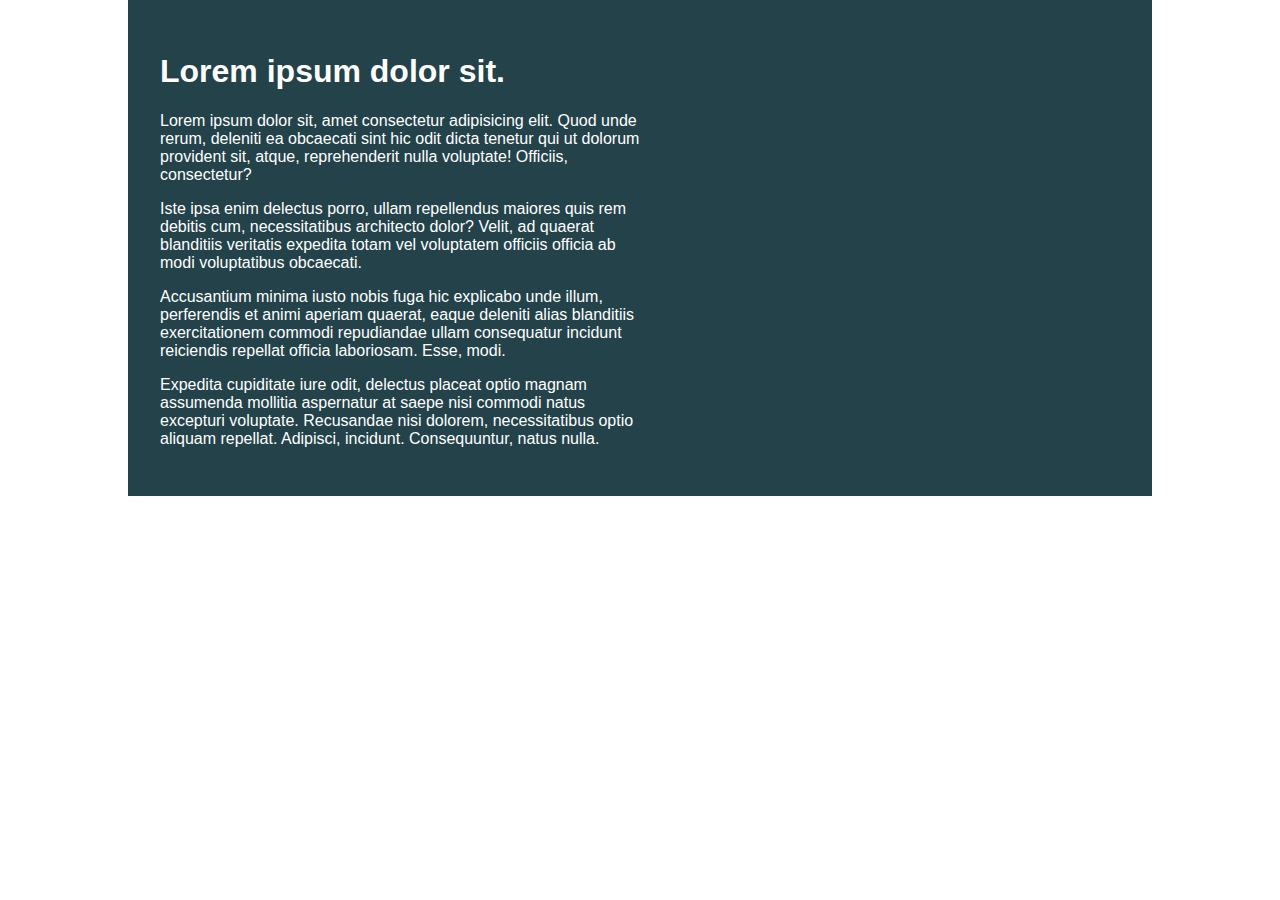
<file: Challenge 1/index.html>
<!DOCTYPE html>
<html lang="en">

<head>
    <meta charset="UTF-8">
    <meta name="viewport" content="width=device-width, initial-scale=1.0">
    <title>Day 01</title>

    <link rel="stylesheet" href="style.css">
</head>

<body>
    <div class="container">
        <div class="intro-content">
            <h1>Lorem ipsum dolor sit.</h1>
            <p>Lorem ipsum dolor sit, amet consectetur adipisicing elit. Quod unde rerum, deleniti ea obcaecati sint hic
                odit dicta tenetur qui ut dolorum provident sit, atque, reprehenderit nulla voluptate! Officiis,
                consectetur?</p>
            <p>Iste ipsa enim delectus porro, ullam repellendus maiores quis rem debitis cum, necessitatibus architecto
                dolor? Velit, ad quaerat blanditiis veritatis expedita totam vel voluptatem officiis officia ab modi
                voluptatibus obcaecati.</p>
            <p>Accusantium minima iusto nobis fuga hic explicabo unde illum, perferendis et animi aperiam quaerat, eaque
                deleniti alias blanditiis exercitationem commodi repudiandae ullam consequatur incidunt reiciendis
                repellat officia laboriosam. Esse, modi.</p>
            <p>Expedita cupiditate iure odit, delectus placeat optio magnam assumenda mollitia aspernatur at saepe nisi
                commodi natus excepturi voluptate. Recusandae nisi dolorem, necessitatibus optio aliquam repellat.
                Adipisci, incidunt. Consequuntur, natus nulla.</p>
        </div>
    </div>
</body>

</html>
</file>
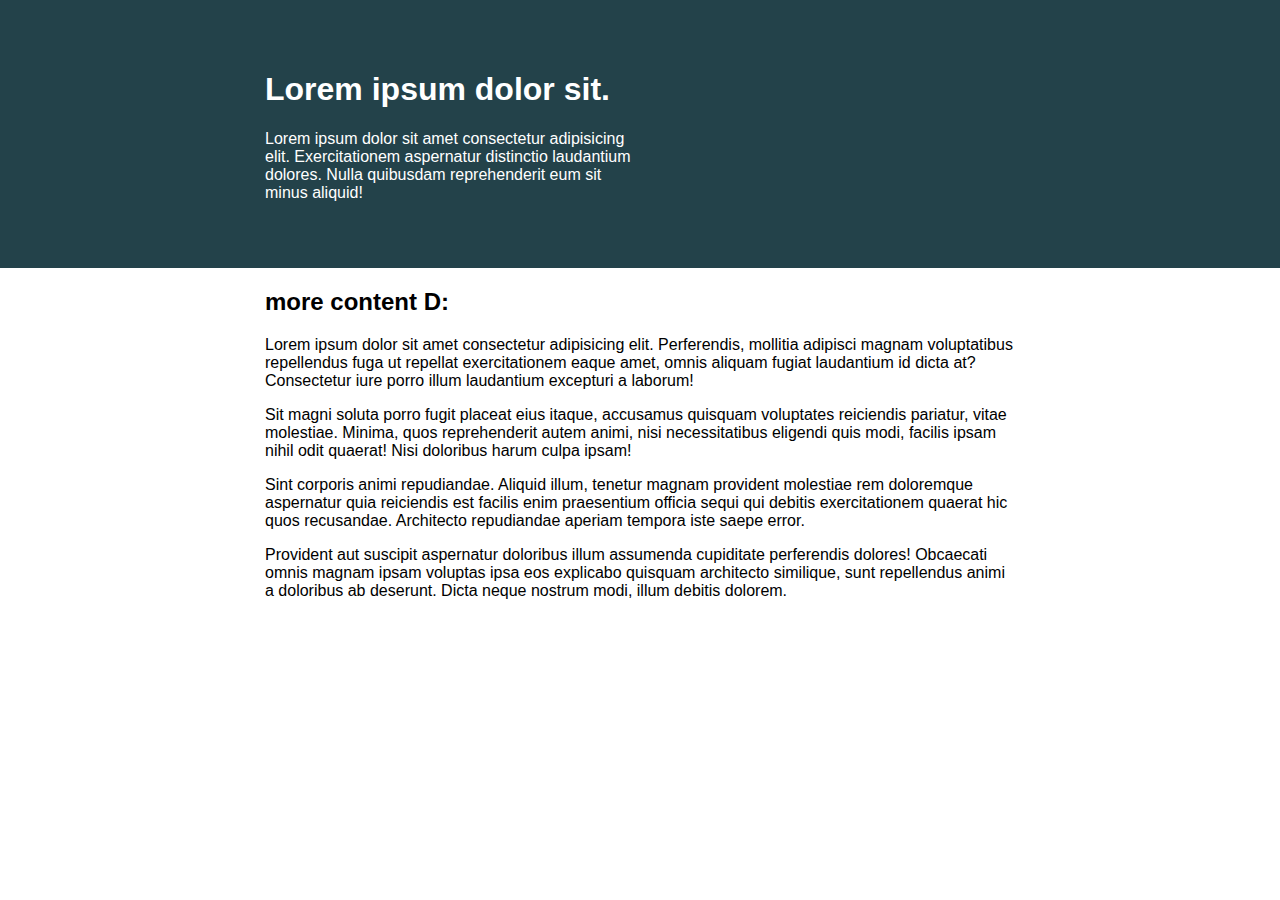
<file: Challenge 2/index.html>
<!DOCTYPE html>
<html lang="en">
<head> 
    <meta charset="UTF-8">
    <meta name="viewport" content="width=device-width, initial-scale=1.0">
    <title>Day 01</title>
 
    <link rel="stylesheet" href="style.css">
</head>
<body>

    <div class="intro">
        <div class="container">
            <div class="intro-content">
                <h1>Lorem ipsum dolor sit.</h1>
                <p>Lorem ipsum dolor sit amet consectetur adipisicing elit. Exercitationem aspernatur distinctio laudantium dolores. Nulla quibusdam reprehenderit eum sit minus aliquid!</p>
            </div>
        </div>
    </div>

    <div class="container">
        <h2>more content D:</h2>
        <p>Lorem ipsum dolor sit amet consectetur adipisicing elit. Perferendis, mollitia adipisci magnam voluptatibus repellendus fuga ut repellat exercitationem eaque amet, omnis aliquam fugiat laudantium id dicta at? Consectetur iure porro illum laudantium excepturi a laborum!</p>
        <p>Sit magni soluta porro fugit placeat eius itaque, accusamus quisquam voluptates reiciendis pariatur, vitae molestiae. Minima, quos reprehenderit autem animi, nisi necessitatibus eligendi quis modi, facilis ipsam nihil odit quaerat! Nisi doloribus harum culpa ipsam!</p>
        <p>Sint corporis animi repudiandae. Aliquid illum, tenetur magnam provident molestiae rem doloremque aspernatur quia reiciendis est facilis enim praesentium officia sequi qui debitis exercitationem quaerat hic quos recusandae. Architecto repudiandae aperiam tempora iste saepe error.</p>
        <p>Provident aut suscipit aspernatur doloribus illum assumenda cupiditate perferendis dolores! Obcaecati omnis magnam ipsam voluptas ipsa eos explicabo quisquam architecto similique, sunt repellendus animi a doloribus ab deserunt. Dicta neque nostrum modi, illum debitis dolorem.</p>
    </div>

</body>
</html>
</file>
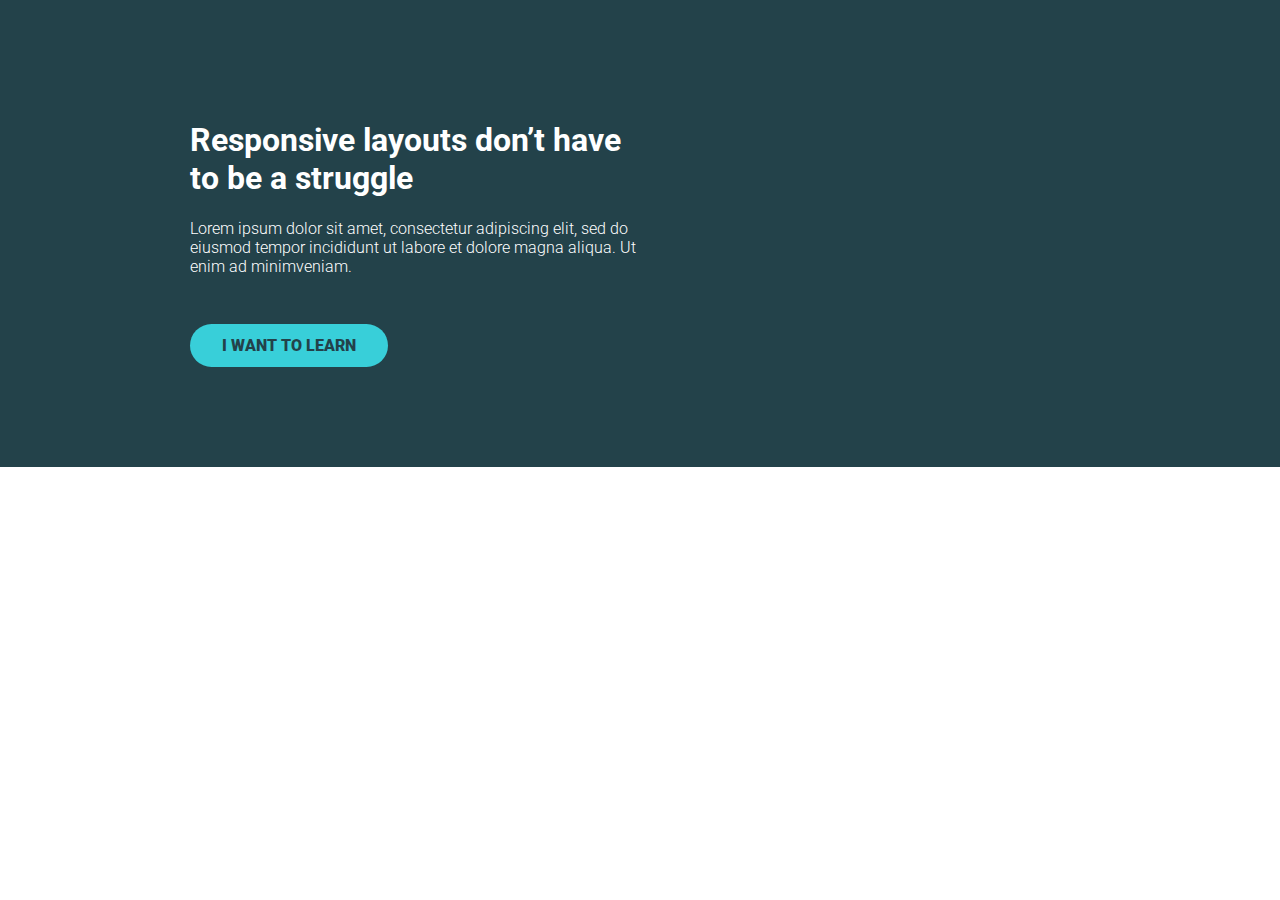
<file: Challenge 3/index.html>
<!DOCTYPE html>
<html>
    <head>
        <meta name="viewport" content="width=device-width, initial-scale=1">
        <link rel="stylesheet" href="style.css">
        <link rel="preconnect" href="https://fonts.googleapis.com">
        <link rel="preconnect" href="https://fonts.gstatic.com" crossorigin>
        <link href="https://fonts.googleapis.com/css2?family=Roboto:wght@300;400;500&display=swap" rel="stylesheet">
    </head>
    <body>
        <main>
            <section>
                <div class="wrapper">
                    <h1 class="title">Responsive layouts don’t have to be a struggle</h1>
                    <p class="desc">Lorem ipsum dolor sit amet, consectetur adipiscing elit, sed do eiusmod tempor incididunt ut labore et dolore magna aliqua. Ut enim ad minimveniam.</p>
                    <a href="#">I want to learn</a>
                </div>
            </section>
        </main>
    </body>
</html>
</file>
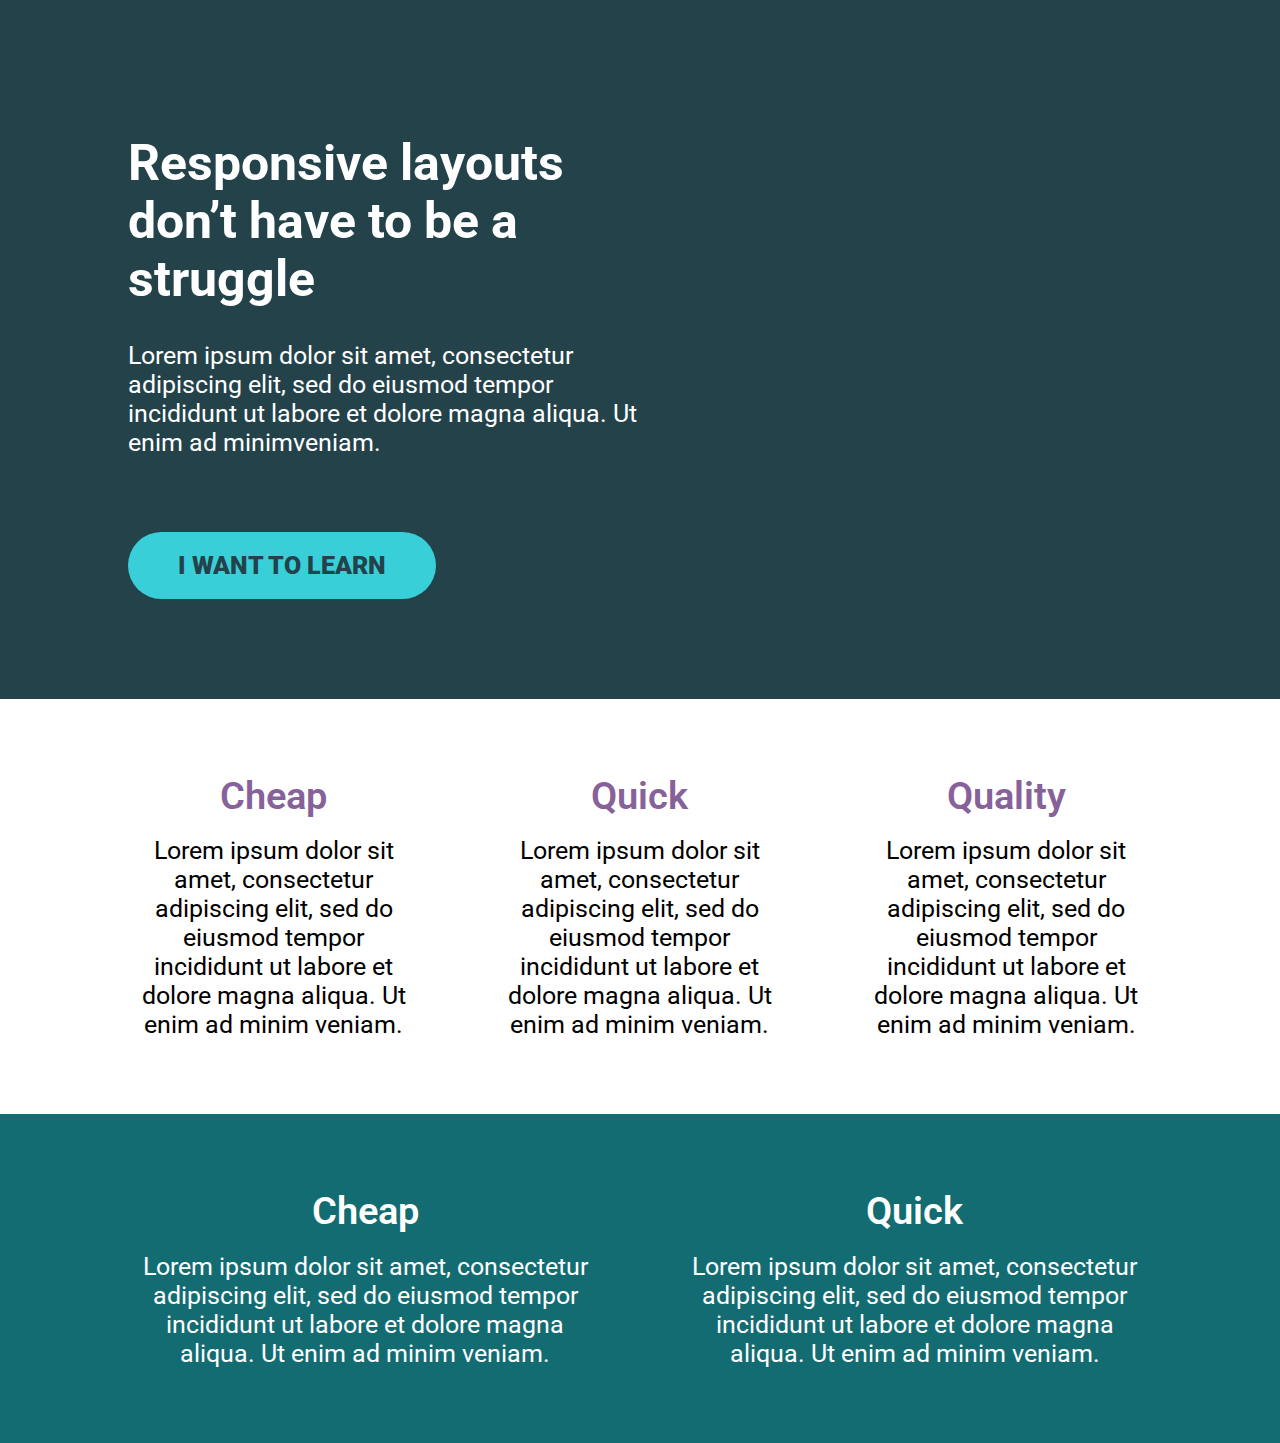
<file: Flexbox 1/index.html>
<!DOCTYPE html>
<html>
    <head>
        <meta name="viewport" content="width=device-width, initial-scale=1">
        <link rel="stylesheet" href="style.css">
        <link rel="preconnect" href="https://fonts.googleapis.com">
        <link rel="preconnect" href="https://fonts.gstatic.com" crossorigin>
        <link href="https://fonts.googleapis.com/css2?family=Roboto:wght@300;400;500&display=swap" rel="stylesheet">
    </head>
    <body>
        <main>
            <section class="sec-header">
                <div class="container">
                    <div class="content--wrapper">
                        <h1 class="sec-header--title">Responsive layouts don’t have to be a struggle</h1>
                        <p class="sec-header--desc">Lorem ipsum dolor sit amet, consectetur adipiscing elit, sed do eiusmod tempor incididunt ut labore et dolore magna aliqua. Ut enim ad minimveniam.</p>
                        <a href="#">I want to learn</a>
                    </div>
                </div>
            </section>
            <section class="sec-one spacing flex-container container">
                <div class="item">
                    <div class="item--title">Cheap</div>
                    <div class="item--content">Lorem ipsum dolor sit amet, consectetur
                        adipiscing elit, sed do eiusmod tempor
                        incididunt ut labore et dolore magna
                        aliqua. Ut enim ad minim veniam.</div>
                </div>
                <div class="item">
                    <div class="item--title">Quick</div>
                    <div class="item--content">Lorem ipsum dolor sit amet, consectetur
                        adipiscing elit, sed do eiusmod tempor
                        incididunt ut labore et dolore magna
                        aliqua. Ut enim ad minim veniam.</div>
                </div>
                <div class="item">
                    <div class="item--title">Quality</div>
                    <div class="item--content">Lorem ipsum dolor sit amet, consectetur
                        adipiscing elit, sed do eiusmod tempor
                        incididunt ut labore et dolore magna
                        aliqua. Ut enim ad minim veniam.</div>
                </div>
            </section>
            <section class="sec-two">
                <div class="spacing container flex-container">
                    <div class="item">
                        <div class="item--title">Cheap</div>
                        <div class="item--content">Lorem ipsum dolor sit amet, consectetur adipiscing elit, sed
                            do eiusmod tempor incididunt ut labore et dolore magna
                            aliqua. Ut enim ad minim veniam.</div>
                    </div>
                    <div class="item">
                        <div class="item--title">Quick</div>
                        <div class="item--content">Lorem ipsum dolor sit amet, consectetur adipiscing elit, sed
                            do eiusmod tempor incididunt ut labore et dolore magna
                            aliqua. Ut enim ad minim veniam.</div>
                    </div>
                </div>
            </section>
        </main>
    </body>
</html>
</file>
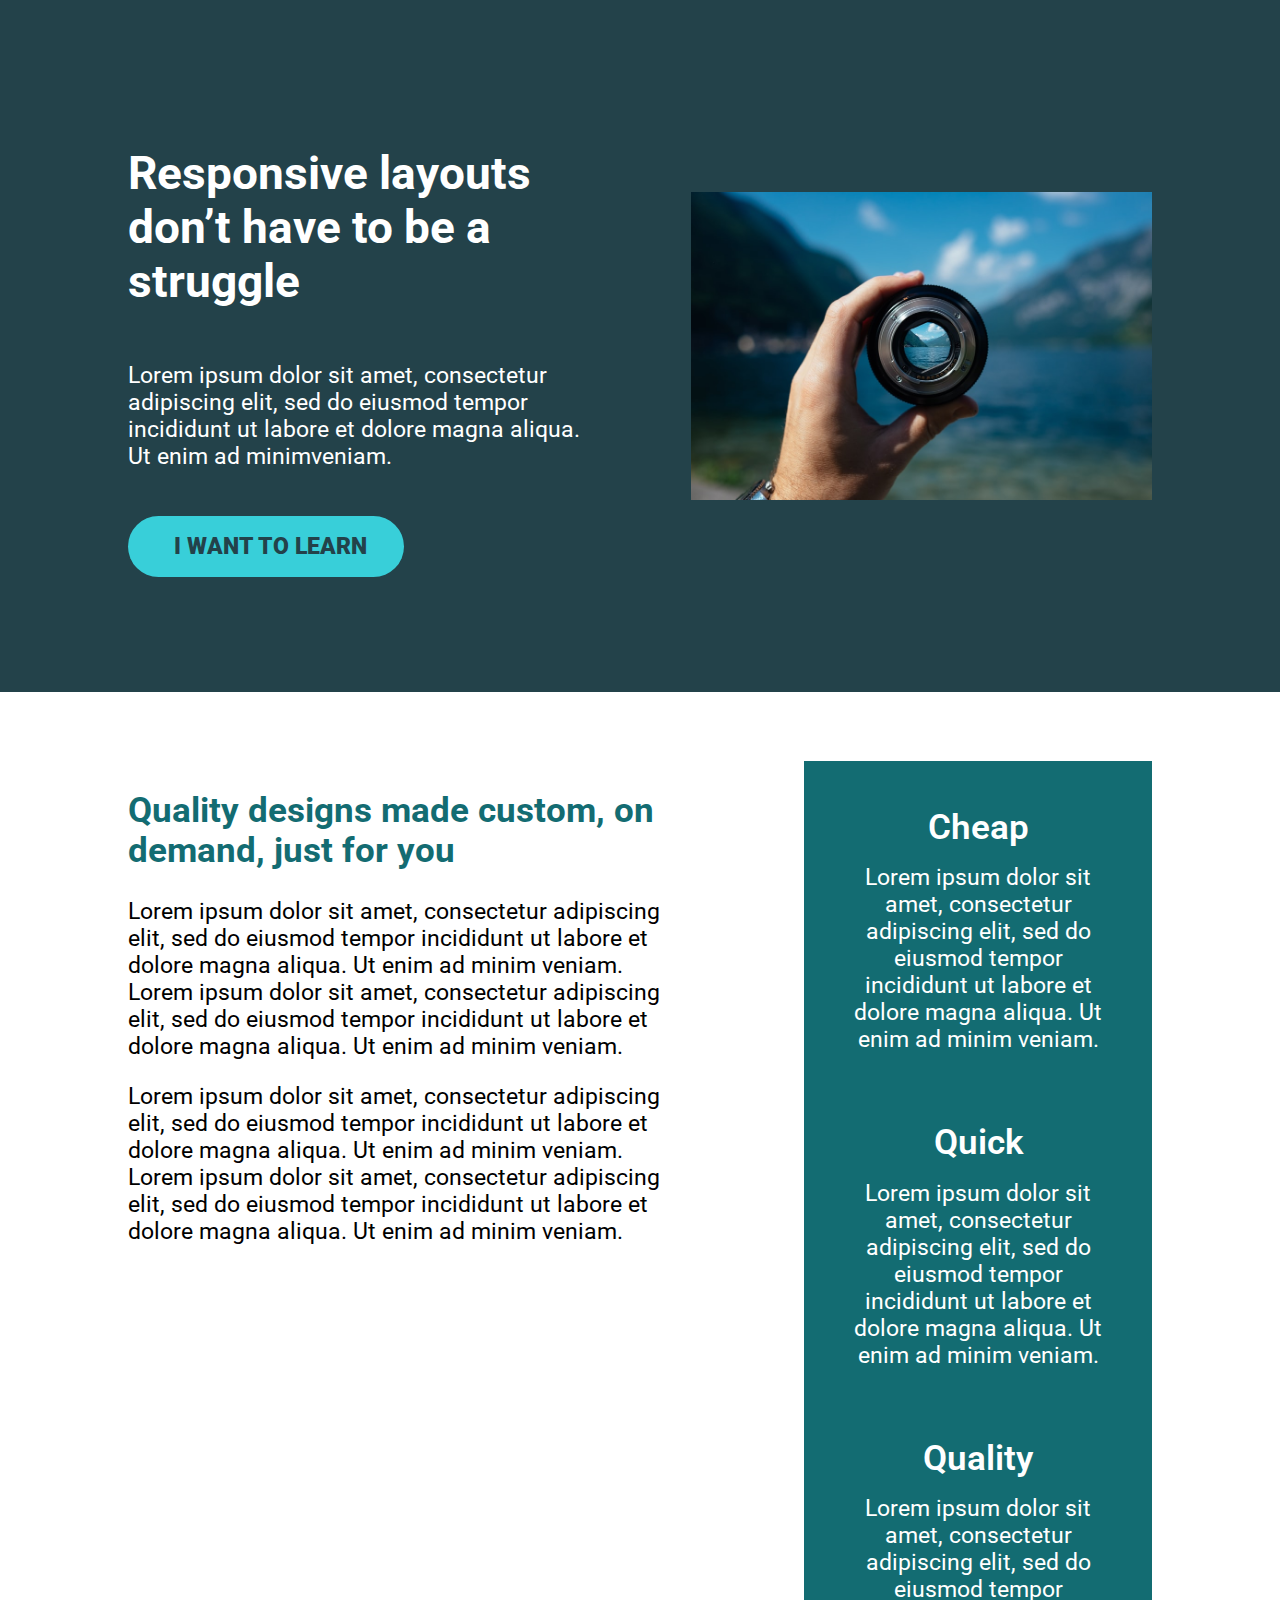
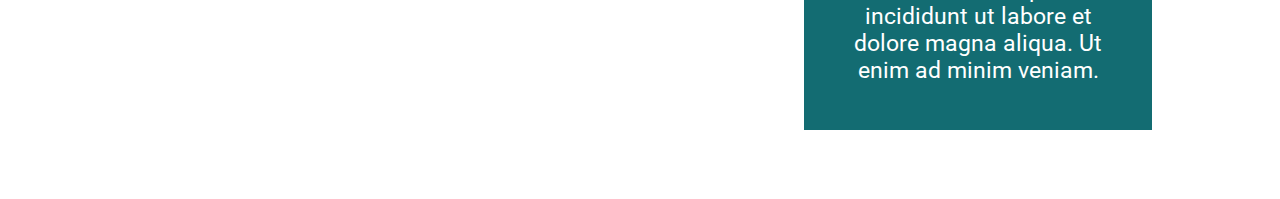
<file: Flexbox 2/index.html>
<!DOCTYPE html>
<html>
    <head>
        <meta name="viewport" content="width=device-width, initial-scale=1">
        <link rel="stylesheet" href="style.css">
        <link rel="preconnect" href="https://fonts.googleapis.com">
        <link rel="preconnect" href="https://fonts.gstatic.com" crossorigin>
        <link href="https://fonts.googleapis.com/css2?family=Roboto:wght@300;400;500&display=swap" rel="stylesheet">
    </head>
    <body>
        <main>
            <div class="content">
                <section class="sec-header">
                    <div class="container flex-container flex-spacing">
                        <div class="sec-header--content flex-container flex-spacing flex-direction-column">
                            <h1 class="sec-header--title">Responsive layouts don’t have to be a struggle</h1>
                            <p class="sec-header--desc">Lorem ipsum dolor sit amet, consectetur adipiscing elit, sed do eiusmod tempor incididunt ut labore et dolore magna aliqua. Ut enim ad minimveniam.</p>
                            <a href="#">I want to learn</a>
                        </div>
                        <div class="sec-header--img flex-container">
                            <img src="img.jpg" alt="header image">
                        </div>
                    </div>
                </section>
            </div>
            <div class="content container flex-container flex-spacing">
                <section class="sec-one">
                    <h2>Quality designs made custom, on demand, 
                        just for you</h2>
                    <p>Lorem ipsum dolor sit amet, consectetur adipiscing elit, sed do eiusmod 
                        tempor incididunt ut labore et dolore magna aliqua. Ut enim ad minim 
                        veniam. Lorem ipsum dolor sit amet, consectetur adipiscing elit, sed do 
                        eiusmod tempor incididunt ut labore et dolore magna aliqua. Ut enim ad 
                        minim veniam.</p>
                    <p>Lorem ipsum dolor sit amet, consectetur adipiscing elit, sed do eiusmod 
                        tempor incididunt ut labore et dolore magna aliqua. Ut enim ad minim 
                        veniam. Lorem ipsum dolor sit amet, consectetur adipiscing elit, sed do 
                        eiusmod tempor incididunt ut labore et dolore magna aliqua. Ut enim ad 
                        minim veniam.</p>
                </section>
                <section class="sec-two flex-container flex-direction-column spacing">
                    <div class="sec-two--item">
                        <div class="item--title">Cheap</div>
                        <div class="item--content">Lorem ipsum dolor sit amet, consectetur adipiscing elit, sed
                            do eiusmod tempor incididunt ut labore et dolore magna
                            aliqua. Ut enim ad minim veniam.</div>
                    </div>
                    <div class="sec-two--item">
                        <div class="item--title">Quick</div>
                        <div class="item--content">Lorem ipsum dolor sit amet, consectetur adipiscing elit, sed
                            do eiusmod tempor incididunt ut labore et dolore magna
                            aliqua. Ut enim ad minim veniam.</div>
                    </div>
                    <div class="sec-two--item">
                        <div class="item--title">Quality</div>
                        <div class="item--content">Lorem ipsum dolor sit amet, consectetur adipiscing elit, sed
                            do eiusmod tempor incididunt ut labore et dolore magna
                            aliqua. Ut enim ad minim veniam.</div>
                    </div>
                </section>
            </div>
        </main>
    </body>
</html>
</file>
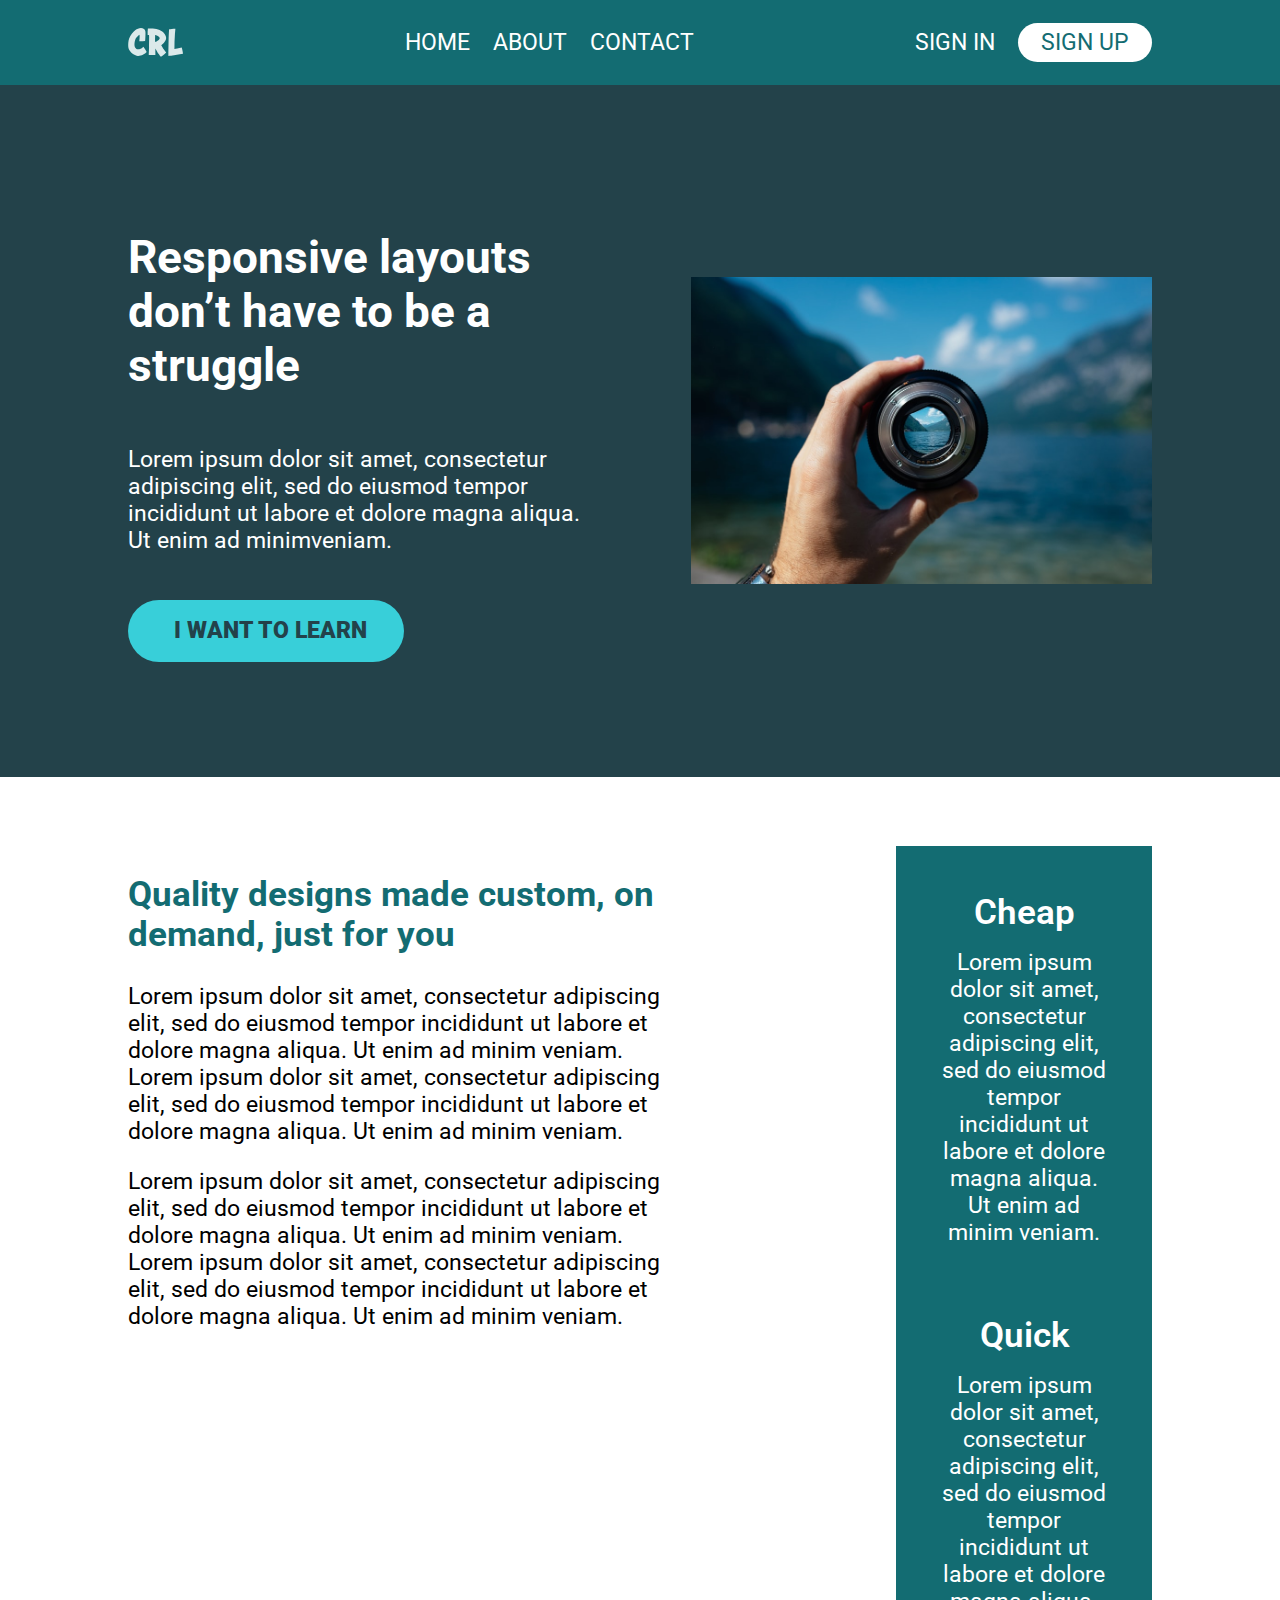
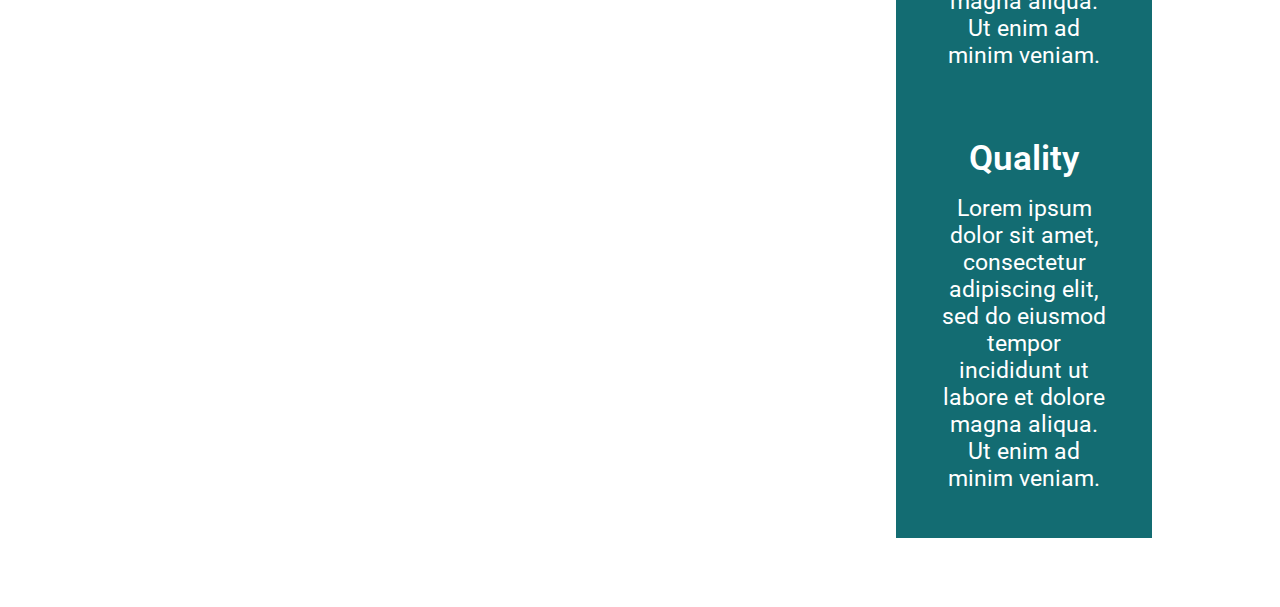
<file: Flexbox 3/index.html>
<!DOCTYPE html>
<html>
    <head>
        <meta name="viewport" content="width=device-width, initial-scale=1">
        <link rel="stylesheet" href="style.css">
        <link rel="preconnect" href="https://fonts.googleapis.com">
        <link rel="preconnect" href="https://fonts.gstatic.com" crossorigin>
        <link href="https://fonts.googleapis.com/css2?family=Roboto:wght@300;400;500&display=swap" rel="stylesheet">
        <script src="main.js"></script>
    </head>
    <body>
        <header>
            <div class="header__container container flex-container">
                <button class="hamburger-menu">
                    <img src="hamburger-menu.png" alt="menu">
                </button>
                <a href="#" class="logo">
                    <img src="logo.svg" alt="logo">
                </a>
                <nav class="main-nav flex-container">
                    <ul class="nav__list nav__list--primary flex-container">
                        <li class="nav__item"><a href="#" class="nav__link">Home</a></li>
                        <li class="nav__item"><a href="#" class="nav__link">About</a></li>
                        <li class="nav__item"><a href="#" class="nav__link">Contact</a></li>
                    </ul>
                    <ul class="nav__list nav__list--secondary flex-container">
                        <li class="nav__item"><a href="#" class="nav__link">Sign In</a></li>
                        <li class="nav__item"><a href="#" class="nav__link nav__link--button">Sign Up</a></li>
                    </ul>
                </nav>
            </div>
        </header>
        <main>
            <div class="content">
                <section class="sec-header">
                    <div class="container flex-container flex-spacing">
                        <div class="sec-header--content flex-container flex-spacing flex-direction-column">
                            <h1 class="sec-header--title">Responsive layouts don’t have to be a struggle</h1>
                            <p class="sec-header--desc">Lorem ipsum dolor sit amet, consectetur adipiscing elit, sed do eiusmod tempor incididunt ut labore et dolore magna aliqua. Ut enim ad minimveniam.</p>
                            <a href="#">I want to learn</a>
                        </div>
                        <div class="sec-header--img flex-container">
                            <img src="img.jpg" alt="header image">
                        </div>
                    </div>
                </section>
            </div>
            <div class="text-content content container flex-container flex-spacing">
                <section class="sec-one">
                    <h2>Quality designs made custom, on demand, 
                        just for you</h2>
                    <p>Lorem ipsum dolor sit amet, consectetur adipiscing elit, sed do eiusmod 
                        tempor incididunt ut labore et dolore magna aliqua. Ut enim ad minim 
                        veniam. Lorem ipsum dolor sit amet, consectetur adipiscing elit, sed do 
                        eiusmod tempor incididunt ut labore et dolore magna aliqua. Ut enim ad 
                        minim veniam.</p>
                    <p>Lorem ipsum dolor sit amet, consectetur adipiscing elit, sed do eiusmod 
                        tempor incididunt ut labore et dolore magna aliqua. Ut enim ad minim 
                        veniam. Lorem ipsum dolor sit amet, consectetur adipiscing elit, sed do 
                        eiusmod tempor incididunt ut labore et dolore magna aliqua. Ut enim ad 
                        minim veniam.</p>
                </section>
                <section class="sec-two flex-container flex-direction-column spacing">
                    <div class="sec-two--item">
                        <div class="item--title">Cheap</div>
                        <div class="item--content">Lorem ipsum dolor sit amet, consectetur adipiscing elit, sed
                            do eiusmod tempor incididunt ut labore et dolore magna
                            aliqua. Ut enim ad minim veniam.</div>
                    </div>
                    <div class="sec-two--item">
                        <div class="item--title">Quick</div>
                        <div class="item--content">Lorem ipsum dolor sit amet, consectetur adipiscing elit, sed
                            do eiusmod tempor incididunt ut labore et dolore magna
                            aliqua. Ut enim ad minim veniam.</div>
                    </div>
                    <div class="sec-two--item">
                        <div class="item--title">Quality</div>
                        <div class="item--content">Lorem ipsum dolor sit amet, consectetur adipiscing elit, sed
                            do eiusmod tempor incididunt ut labore et dolore magna
                            aliqua. Ut enim ad minim veniam.</div>
                    </div>
                </section>
            </div>
        </main>
    </body>
</html>
</file>
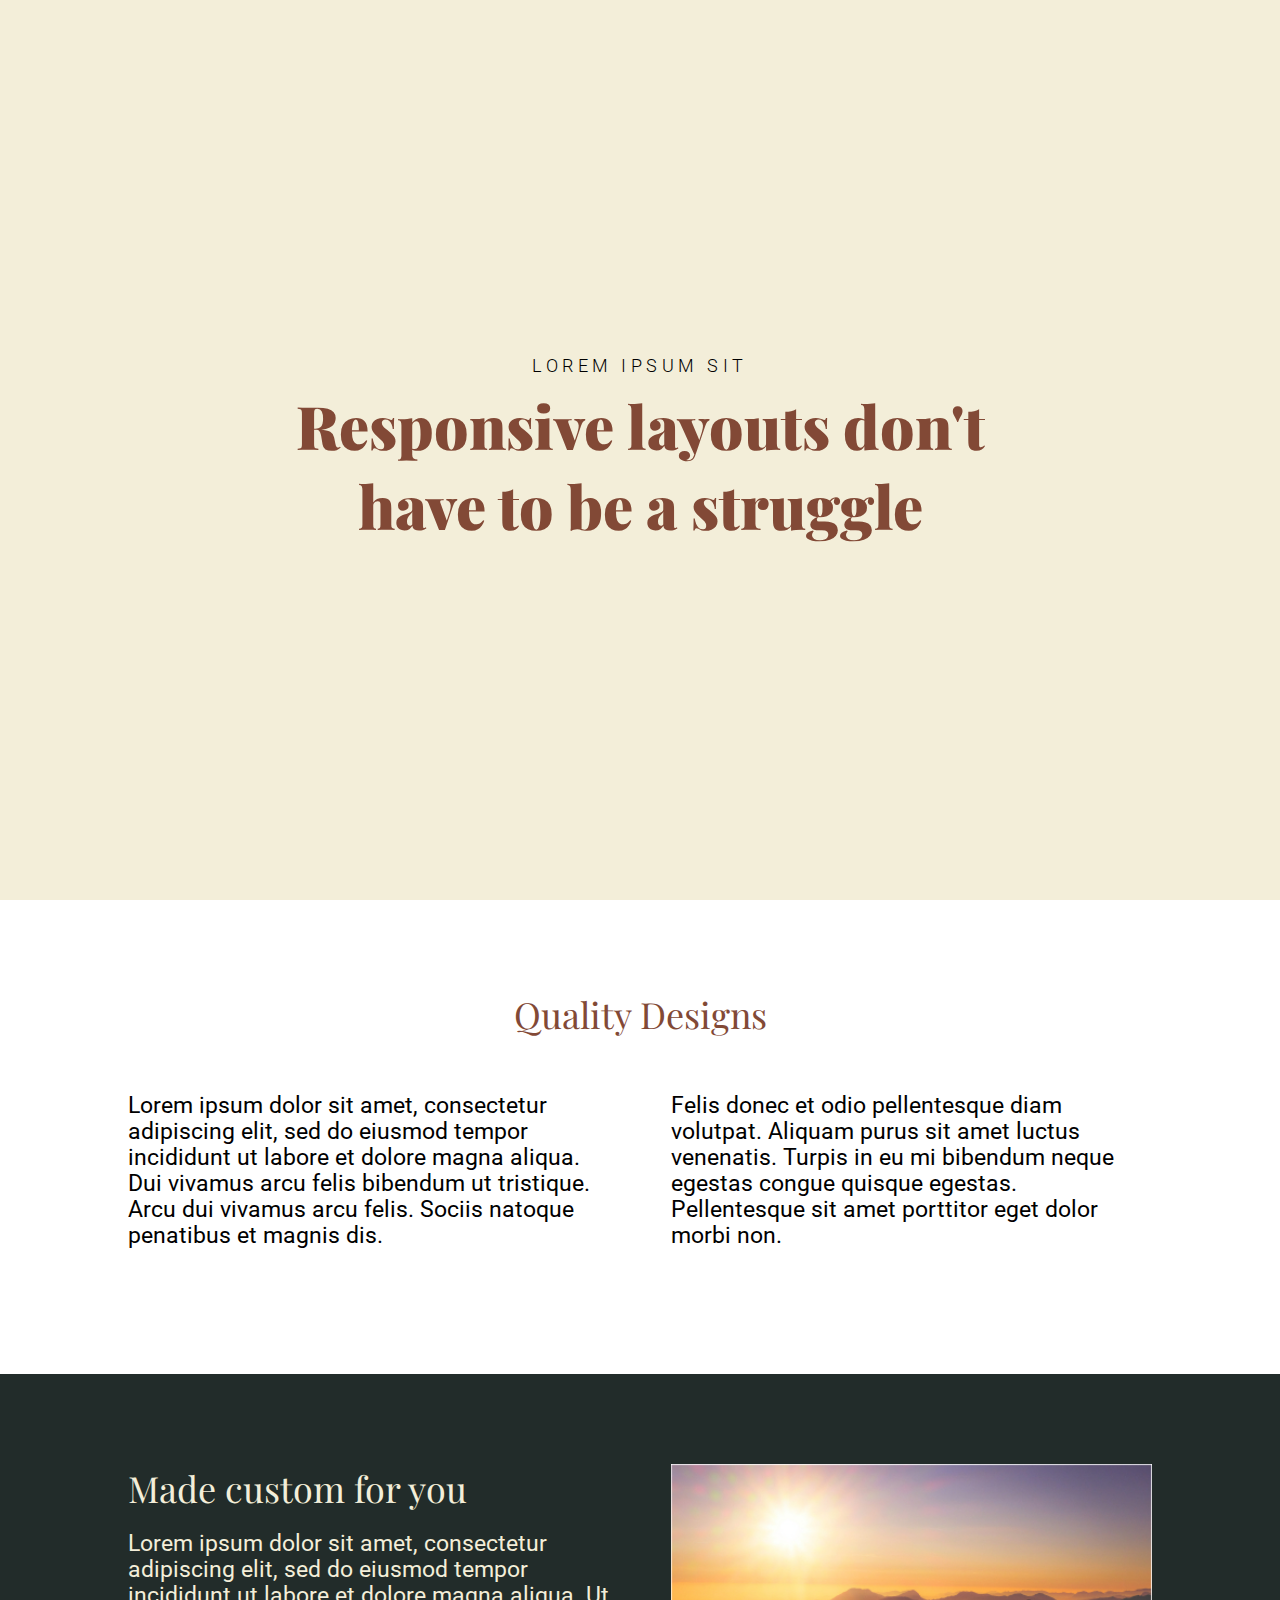
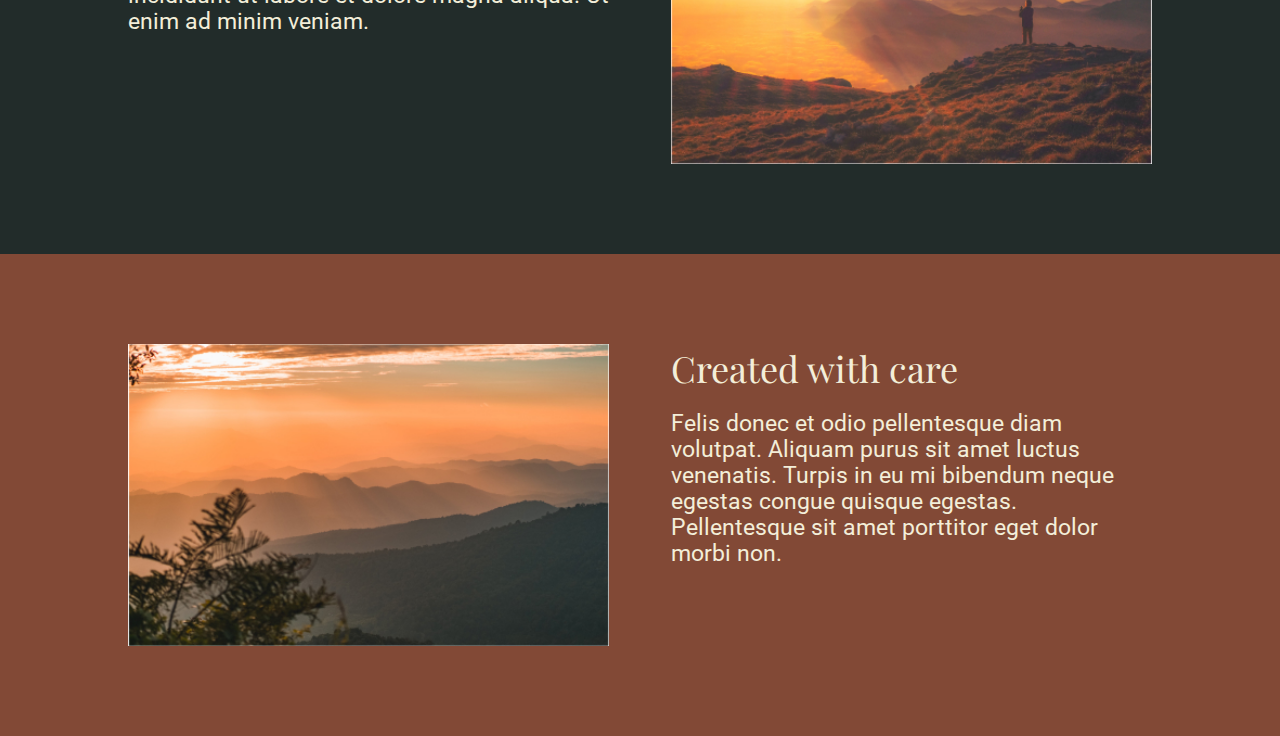
<file: Flexbox 4/index.html>
<!DOCTYPE html>
<html>
    <head>
        <meta name="viewport" content="width=device-width, initial-scale=1">
        <link rel="stylesheet" href="style.css">
        <link rel="preconnect" href="https://fonts.googleapis.com">
        <link rel="preconnect" href="https://fonts.gstatic.com" crossorigin>
        <link href="https://fonts.googleapis.com/css2?family=Playfair+Display:wght@900&family=Roboto:wght@300;400&display=swap" rel="stylesheet">       
    </head>
    <body>
        <header class="hero flex">
            <div class="hero__container flex container">
                <span class="hero__subtitle">Lorem ipsum sit</span>
                <span class="hero__title">Responsive layouts don't have to be a struggle</span>
            </div>
        </header>
        <section class="sec1 container flex">
            <span class="sec__header">Quality Designs</span>
            <div class="space flex">
                <span class="sec__side">Lorem ipsum dolor sit amet, consectetur adipiscing elit, 
                    sed do eiusmod tempor incididunt ut labore et dolore 
                    magna aliqua. Dui vivamus arcu felis bibendum ut 
                    tristique. Arcu dui vivamus arcu felis. Sociis natoque 
                    penatibus et magnis dis. </span>
                <span class="sec__side">Felis donec et odio pellentesque diam volutpat. Aliquam 
                    purus sit amet luctus venenatis. Turpis in eu mi 
                    bibendum neque egestas congue quisque egestas. 
                    Pellentesque sit amet porttitor eget dolor morbi non.</span>
            </div>
        </section>
        <section class="sec2 flex">
            <div class="space flex container">
                <div class="sec__side">
                    <span class="sec__header">Made custom for you</span>
                    <span class="sec__col">Lorem ipsum dolor sit amet, consectetur adipiscing elit, 
                        sed do eiusmod tempor incididunt ut labore et dolore 
                        magna aliqua. Ut enim ad minim veniam.</span>
                </div>
                <div class="sec__side">
                    <img src="image-01.jpg" alt="an image">
                </div>
            </div>
        </section>
        <section class="sec3 flex">
            <div class="space flex container">
                <div class="sec__side">
                    <img src="image-02.jpg" alt="an image">
                </div>
                <div class="sec__side">
                    <span class="sec__header">Created with care</span>
                    <span>Felis donec et odio pellentesque diam volutpat. Aliquam 
                        purus sit amet luctus venenatis. Turpis in eu mi 
                        bibendum neque egestas congue quisque egestas. 
                        Pellentesque sit amet porttitor eget dolor morbi non.</span>
                </div>
            </div>
        </section>
    </body>
</html>
</file>
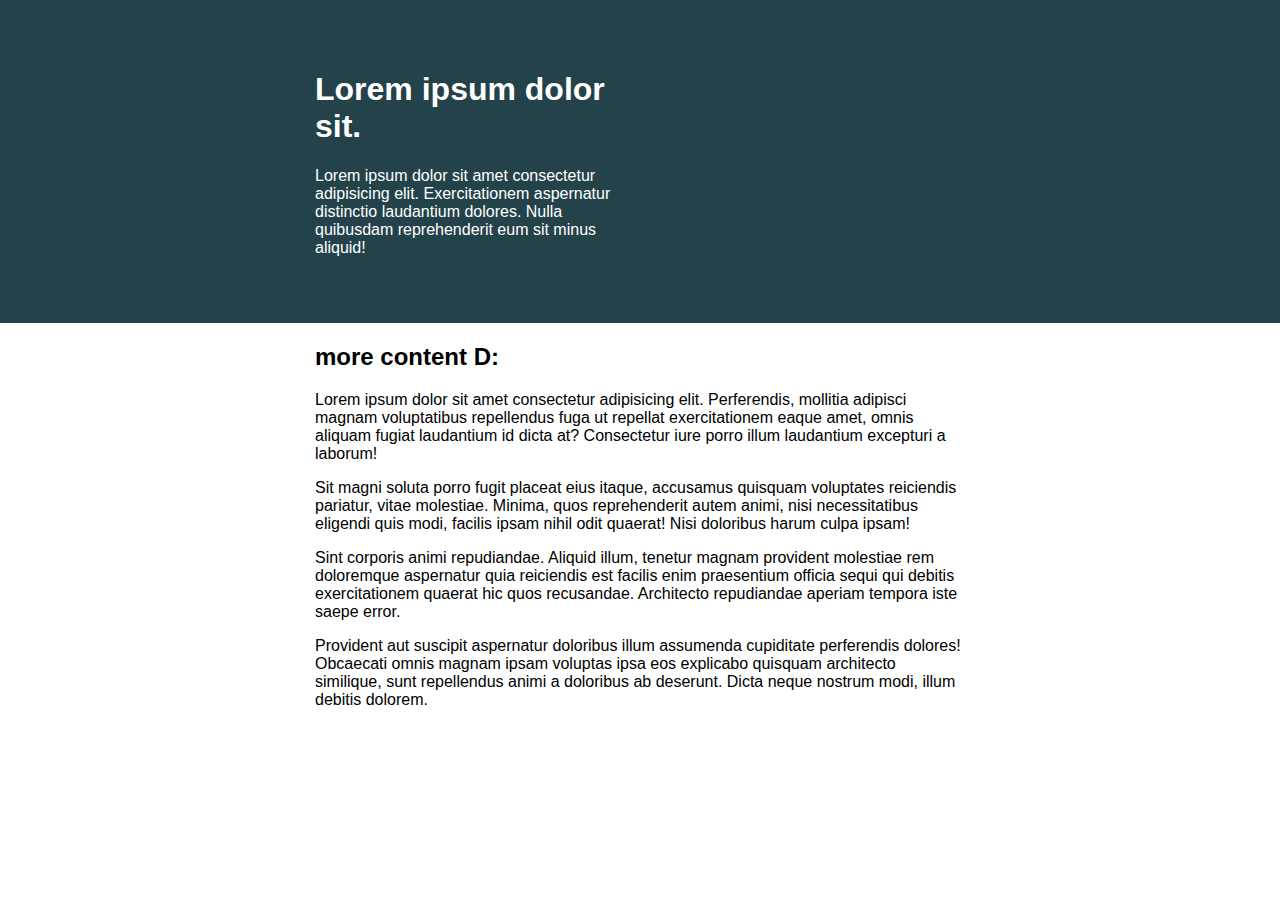
<file: Challenge 2/mine/index.html>
<!DOCTYPE html>
<html lang="en">
<head> 
    <meta charset="UTF-8">
    <meta name="viewport" content="width=device-width, initial-scale=1.0">
    <title>Day 01</title>
 
    <link rel="stylesheet" href="style.css">
</head>
<body>

    <div class="container-0">
        <div class="container">
            <div class="intro-content">
                <h1>Lorem ipsum dolor sit.</h1>
                <p>Lorem ipsum dolor sit amet consectetur adipisicing elit. Exercitationem aspernatur distinctio laudantium dolores. Nulla quibusdam reprehenderit eum sit minus aliquid!</p>
            </div>
        </div>
    </div>

    <div class="container-2">
        <h2>more content D:</h2>
        <p>Lorem ipsum dolor sit amet consectetur adipisicing elit. Perferendis, mollitia adipisci magnam voluptatibus repellendus fuga ut repellat exercitationem eaque amet, omnis aliquam fugiat laudantium id dicta at? Consectetur iure porro illum laudantium excepturi a laborum!</p>
        <p>Sit magni soluta porro fugit placeat eius itaque, accusamus quisquam voluptates reiciendis pariatur, vitae molestiae. Minima, quos reprehenderit autem animi, nisi necessitatibus eligendi quis modi, facilis ipsam nihil odit quaerat! Nisi doloribus harum culpa ipsam!</p>
        <p>Sint corporis animi repudiandae. Aliquid illum, tenetur magnam provident molestiae rem doloremque aspernatur quia reiciendis est facilis enim praesentium officia sequi qui debitis exercitationem quaerat hic quos recusandae. Architecto repudiandae aperiam tempora iste saepe error.</p>
        <p>Provident aut suscipit aspernatur doloribus illum assumenda cupiditate perferendis dolores! Obcaecati omnis magnam ipsam voluptas ipsa eos explicabo quisquam architecto similique, sunt repellendus animi a doloribus ab deserunt. Dicta neque nostrum modi, illum debitis dolorem.</p>
    </div>

</body>
</html>
</file>
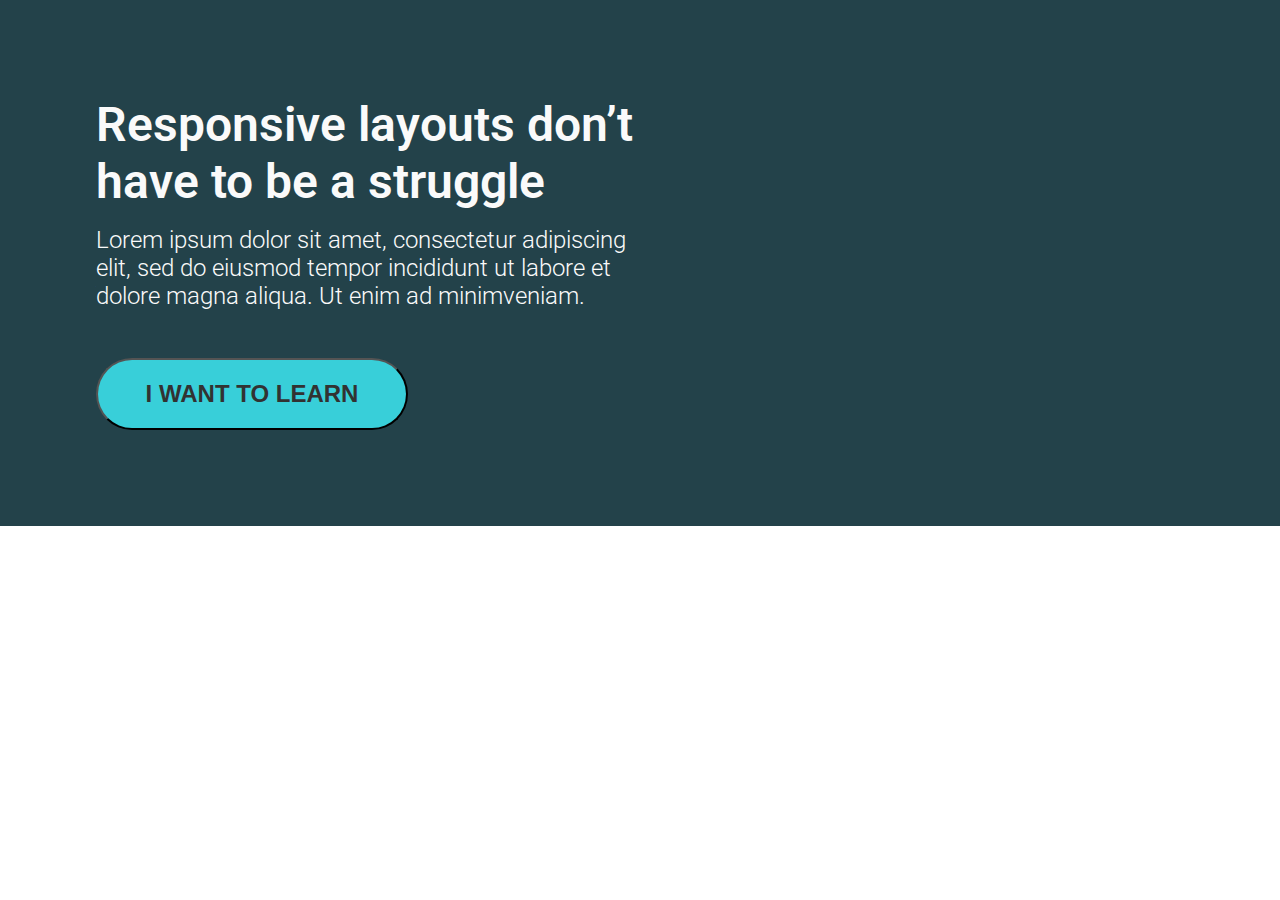
<file: Challenge 3/mine/index.html>
<!DOCTYPE html>
<html>
    <head>
        <meta name="viewport" content="width=device-width, initial-scale=1">
        <link rel="stylesheet" href="style.css">
        <link rel="preconnect" href="https://fonts.googleapis.com">
        <link rel="preconnect" href="https://fonts.gstatic.com" crossorigin>
        <link href="https://fonts.googleapis.com/css2?family=Roboto:wght@300;400;500&display=swap" rel="stylesheet">
    </head>
    <body>
        <main>
            <section>
                <div class="text">
                    <span class="title">Responsive layouts don’t have to be a struggle</span>
                    <span class="desc">Lorem ipsum dolor sit amet, consectetur adipiscing elit, sed do eiusmod tempor incididunt ut labore et dolore magna aliqua. Ut enim ad minimveniam.</span>
                </div>
                <button>I WANT TO LEARN</button>
            </section>
        </main>
    </body>
</html>
</file>
<file: Challenge 1/style.css>
/* INSTRUCTIONS
 *
 * 1) Limit the total width of
 *    the .intro-conent to about half
 *    of it's parent
 *
 * 2) Stop the text from overflowing
 *    out the bottom at small screen
 *    widths
 *
 * You may modify the HTML if needed
 *
 */

* {
  box-sizing: border-box;
}

body {
  margin: 0;
  font-family: sans-serif;
}

.container {
  background: #23424a;
  color: white;

  width: 80%;
  margin: 0 auto;

  padding: 2em;
  /* removed height so it doesn't overflow */
}

.intro-content {
  width: 50%; /* added so the text is at the first half of the parent */
}
</file>
<file: Challenge 2/style.css>
/* INSTRUCTIONS
 *
 * 1) Keep the text inside .intro-content
 *    in the same place, but have the background
 *    extend from one side of the viewport
 *    to the other, no matter how wide or narrow
 *    the browser is.
 *
 * 2) Limit the maximum width of the text in the
 *    bottom area.
 *
 * You may modify the HTML if needed
 * (you probably should for this challenge)
 *
 */

 * {
    box-sizing: border-box;
  }
  
  body {
    margin: 0;
    font-family: sans-serif;
  }
  
  .container {
    width: 80%;
    max-width: 750px;
    margin: 0 auto;
  }
  
  .intro {
    background: #23424a;
    color: white;
    padding: 50px 0;
  }

  .intro-content {
    width: 50%;
  }
</file>
<file: Challenge 3/style.css>
/* Learned:
- Don't use padding left and right, set the background color of the parent and the child should be centered (margin: 0 auto;) for nice effect.
- When you set something centered, set max-width so the text doesn't spread all the way.
*/

html {
    font-size: 16px;
}

body {
    margin: 0;
    font-family: Roboto;
}

main {
    background-color: #23424A;
}

section {
    width: 80%;
    margin: 0 auto;
    max-width: 900px;
    padding: 100px 0;
}

.wrapper {
    width: 50%;
    color: #FFF;
}

.title {
    font-size: 2rem;
}

.desc {
    font-weight: 300;
    font-size: 1rem;
    margin-bottom: 3em;
}

a {
    display: inline-block;
    background-color: #38CFD9;
    padding: .75em 2em;
    border-radius: 200px;
    text-decoration: none;
    text-transform: uppercase;
    color: #23424A;
    font-weight: 900;
    white-space: nowrap;
}
</file>
<file: Flexbox 1/style.css>
html {
    font-size: 25px;
}

body {
    margin: 0;
    font-family: Roboto;
}

.sec-header {
    background-color: #23424A;
}

.container {
    width: 80%;
    margin: 0 auto;
    max-width: 1400px;
}

.content--wrapper {
    width: 50%;
    padding: 100px 0;
    color: #FFF;
}

.sec-header--title {
    font-size: 2rem;
}

.sec-header--desc {
    margin-bottom: 3em;
}

.sec-header a {
    display: inline-block;
    background-color: #38CFD9;
    padding: .75em 2em;
    border-radius: 200px;
    text-decoration: none;
    text-transform: uppercase;
    color: #23424A;
    font-weight: 900;
    white-space: nowrap;
}

.flex-container {
    display: flex;
}

.spacing {
    gap: 3em;
    padding: 3em 0;
}

/* if gap is not supported
.item + .item {
    margin-left: 50px;
}
*/

.flex-container .item {
    text-align: center;
}

.flex-container .item--title {
    font-size: 1.5rem;
    margin-bottom: .5em;
    font-weight: 600;
}

.sec-one .item--title {
    color: #87629A;
}

.sec-two {
    background-color: #136C72;
}

.sec-two {
    color: #FFF;
}
</file>
<file: Flexbox 2/style.css>
html {
    font-size: 23px;
}

body {
    margin: 0;
    font-family: Roboto;
}

.content + .content { /* if it has a sibling with same class before it */
    padding: 3em 0;
}

.sec-header {
    background-color: #23424A;
    padding: 5em 0;
}

.container {
    width: 80%; /* of parent (sec-header->content->body) */
    margin: 0 auto; /* center elements */
    max-width: 1400px; /* so elements do not get all the way over to the borders and we get a smooth border when resizing */
}

.flex-container {
    display: flex; /* good practice */
}

.flex-spacing {
    justify-content: space-between; /* good practice */
}

.flex-direction-column {
    flex-direction: column; /* good practice */
}

.sec-header--content { /* header text content */
    width: 45%; /* of container parent, to make the text content container responsive */
    color: #FFF;
}

.sec-header--title {
    font-size: 2rem;
}

.sec-header a {
    /* font-size is 1rem by default */
    margin-top: 1em;
    text-align: center; /* so it's centered when width changes when resizing */
    background-color: #38CFD9;
    padding: .75em 2em;
    border-radius: 2em;
    text-decoration: none;
    text-transform: uppercase;
    color: #23424A;
    font-weight: 900;
    white-space: nowrap; /* so the text doesn't break on multiple lines */
    width: 8em;
}

.sec-header--img {
    width: 45%; /* of container parent, to make the container of image responsive; we set the sum of percentages between size the elements (img container and header text content) to be < 100 so we have a space between that we can manipulate with justify-content: space-between; */
    align-items: center; /* so the image is always centered in the container */
}

img {
    width: 100%; /* good practice to make every image element responsive */
}

.sec-one {
    width: 55%; /* @: we use the same strategy, so the containers are responsive and the space between them is responsive as well */
}

.sec-one h2 {
    color: #136C72;
}

.sec-two {
    padding: 2em;
    background-color: #136C72;
    color: #FFF;
    width: 25%; /* @ */
}

.spacing {
    gap: 3em;
}

/* if gap is not supported
.item + .item {
    margin-left: 50px;
}
*/

.sec-two--item {
    text-align: center;
}

.sec-two--item .item--title {
    font-size: 1.5rem;
    margin-bottom: .5em;
    font-weight: 600;
}
</file>
<file: Flexbox 3/style.css>
html {
    font-size: 23px;
    box-sizing: border-box;
}

body {
    margin: 0;
    font-family: Roboto;
}

header {
    padding: 1em 0;
    background-color: #136C72;
}

.header__container { /* so it's spaced between logo and buttons */
    justify-content: space-between;
}

.header__container a { /* so the logo is centered */
    display: flex;
}

.hamburger-menu {
    display: none;
    background-color: #062224;
    border: none;
    width: 4em;
    height: 4em;
    border-radius: 5em;
    padding: 1em;
}

.main-nav { /* the big section that holds the buttons */
    justify-content: space-between;
    flex-grow: 1; /* it's allowed to shrink and to grow */
}

.nav__list { /* the buttons of the nav without logo */
    list-style: none;
    padding: 0;
    margin: 0;
    align-items: center;
}

.nav__list--primary { /* set the middle section of the nav in the center */
    margin: 0 auto;
}

.nav__item + .nav__item {
    margin-left: 1em;
}

.nav__link {
    color: #fff;
    text-decoration: none;
    text-transform: uppercase;
}

.nav__link--button {
    background-color: #fff;
    color: #136C72;
    padding: .25em 1em;
    border-radius: 10em;
}

.nav__link:hover {
    opacity: .75;
}

.content + .content { /* if it has a sibling with same class before it */
    padding: 3em 0;
}

.sec-header {
    background-color: #23424A;
    padding: 5em 0;
}

.container {
    width: 80%; /* of parent (sec-header->content->body) */
    margin: 0 auto; /* center elements */
    max-width: 1400px; /* so elements do not get all the way over to the borders and we get a smooth border when resizing */
}

.flex-container {
    display: flex; /* good practice */
}

.flex-spacing {
    justify-content: space-between; /* good practice */
}

.flex-direction-column {
    flex-direction: column; /* good practice */
}

.sec-header--content { /* header text content */
    width: 45%; /* of container parent, to make the text content container responsive */
    color: #FFF;
}

.sec-header--title {
    font-size: 2rem;
}

.sec-header a {
    /* font-size is 1rem by default */
    margin-top: 1em;
    text-align: center; /* so it's centered when width changes when resizing */
    background-color: #38CFD9;
    padding: .75em 2em;
    border-radius: 2em;
    text-decoration: none;
    text-transform: uppercase;
    color: #23424A;
    font-weight: 900;
    white-space: nowrap; /* so the text doesn't break on multiple lines */
    width: 8em;
}

.sec-header--img {
    width: 45%; /* of container parent, to make the container of image responsive; we set the sum of percentages between size the elements (img container and header text content) to be < 100 so we have a space between that we can manipulate with justify-content: space-between; */
    align-items: center; /* so the image is always centered in the container */
}

img {
    width: 100%; /* good practice to make every image element responsive */
}

.sec-one {
    width: 55%; /* @: we use the same strategy, so the containers are responsive and the space between them is responsive as well */
}

.sec-one h2 {
    color: #136C72;
}

.sec-two {
    box-sizing: border-box; /* Because padding creates issues */
    padding: 2em;
    background-color: #136C72;
    color: #FFF;
    width: 25%; /* @ */
}

.spacing {
    gap: 3em;
}

/* if gap is not supported
.item + .item {
    margin-left: 50px;
}
*/

.sec-two--item {
    text-align: center;
}

.sec-two--item .item--title {
    font-size: 1.5rem;
    margin-bottom: .5em;
    font-weight: 600;
}

@media (max-width: 601px) {
    .sec-header .flex-container,
    .text-content {
        flex-direction: column;
    }

    .sec-header--content,
    .sec-header--img,
    .sec-one,
    .sec-two {
        width: 100%;
    }

    .sec-header--img {
        margin-top: 2em;
    }
}

@media (max-width: 901px) {
    header .main-nav {
        display: none;
    }

    header .hamburger-menu {
        display: block;
    }
    
    header .logo {
        margin: 0 auto;
    }
}
</file>
<file: Flexbox 4/style.css>
body {
    margin: 0;
}

html {
    box-sizing: border-box;
    font-size: 18px;
    
    --primary: #824936;
    --secondary: #F3EED9;
    --third: #222C2A;
}

img {
    width: 100%;
}

.flex {
    display: flex;
}

.container {
    margin: 0 auto;
    max-width: 1128px;
    width: 80%;
}

/* ----- Hero section ----- */

.hero {
    background-color: var(--secondary);
    height: 100vh;
    align-items: center;
}

.hero__container {
    flex-direction: column;
    align-items: center;
}

.hero__subtitle {
    font-family: Roboto;
    font-weight: 300;
    text-transform: uppercase;
    letter-spacing: .25em;
    margin-bottom: .5em;
}

.hero__title {
    font-family: Playfair Display;
    font-weight: 900;
    font-size: 3.33rem;
    color: var(--primary);
    text-align: center;
    max-width: 45rem;
}

/* ----- Section ------ */

.sec__header {
    font-family: Playfair Display;
    font-size: 2rem;
    margin-bottom: .5em;
}

.space {
    justify-content: space-between;
}

.sec__side {
    width: 47%;
    display: flex;
    flex-direction: column;
    font-size: 1.25rem;
    font-family: Roboto;
    font-weight: 400;
}

/* ----- Section 1 -----*/

.sec1 {
    padding: 5em 0;
    flex-direction: column;
    align-items: center;
}

.sec1 .sec__header {
    color: var(--primary);
}

.sec1 .space {
    margin: 2em 0;
}

/* ----- Section 2 ----- */

.sec2 {
    padding: 5em 0;
    background-color: var(--third);
    color: var(--secondary);
}

/* ----- Section 3 -----*/

.sec3 {
    padding: 5em 0;
    background-color: var(--primary);
    color: var(--secondary);
}
</file>
<file: Challenge 2/mine/style.css>
/* INSTRUCTIONS
 *
 * 1) Keep the text inside .intro-content
 *    in the same place, but have the background
 *    extend from one side of the viewport
 *    to the other, no matter how wide or narrow
 *    the browser is.
 *
 * 2) Limit the maximum width of the text in the
 *    bottom area.
 *
 * You may modify the HTML if needed
 * (you probably should for this challenge)
 *
 */

* {
  box-sizing: border-box;
}

body {
  margin: 0;
  font-family: sans-serif;
}

.container {
  max-width: 750px;
  margin: 0 auto;
  background: #23424a;
  color: white;
  padding: 50px;
}

.intro-content {
  width: 50%;
}

.container-2 {
  max-width: 750px;
  margin: 0 auto;
  padding: 0 50px;
}

.container-0 {
  background: #23424a;
}
</file>
<file: Challenge 3/mine/style.css>
@media (max-width: 426px) { /* Mobile */
    html {
        font-size: 10px;
    }
}

@media (max-width: 769px) and (min-width: 426px) { /* Tablet */
    html {
        font-size: 12px;
    }
}

@media (max-width: 1025px) and (min-width: 769px) { /* Laptop */
    html {
        font-size: 14px;
    }
}

html { /* Desktop */
    /* 16 is default font-size */
    font-family: Roboto;
}

body {
    margin: 0;
}

section {
    background-color: #23424A;
    padding: 6em;
    display: flex;
    flex-direction: column;
    justify-content: space-between;
}

.text {
    color: rgb(250, 250, 250);
    margin-right: 50%;
    display: flex;
    flex-direction: column;
    gap: 1em;
}

.title {
    font-size: 3rem;
    font-weight: 600;
}

.desc {
    font-size: 1.5rem;
    font-weight: 300;
    padding-bottom: 2em;
}

span {
    display: block;
}

button {
    background-color: #38CFD9;
    color: rgb(50, 50, 50);
    font-weight: 400;
    font-size: 1.5rem;
    font-weight: 600;
    height: 3em;
    width: 13em;
    border-radius: 2em;
}
</file>
